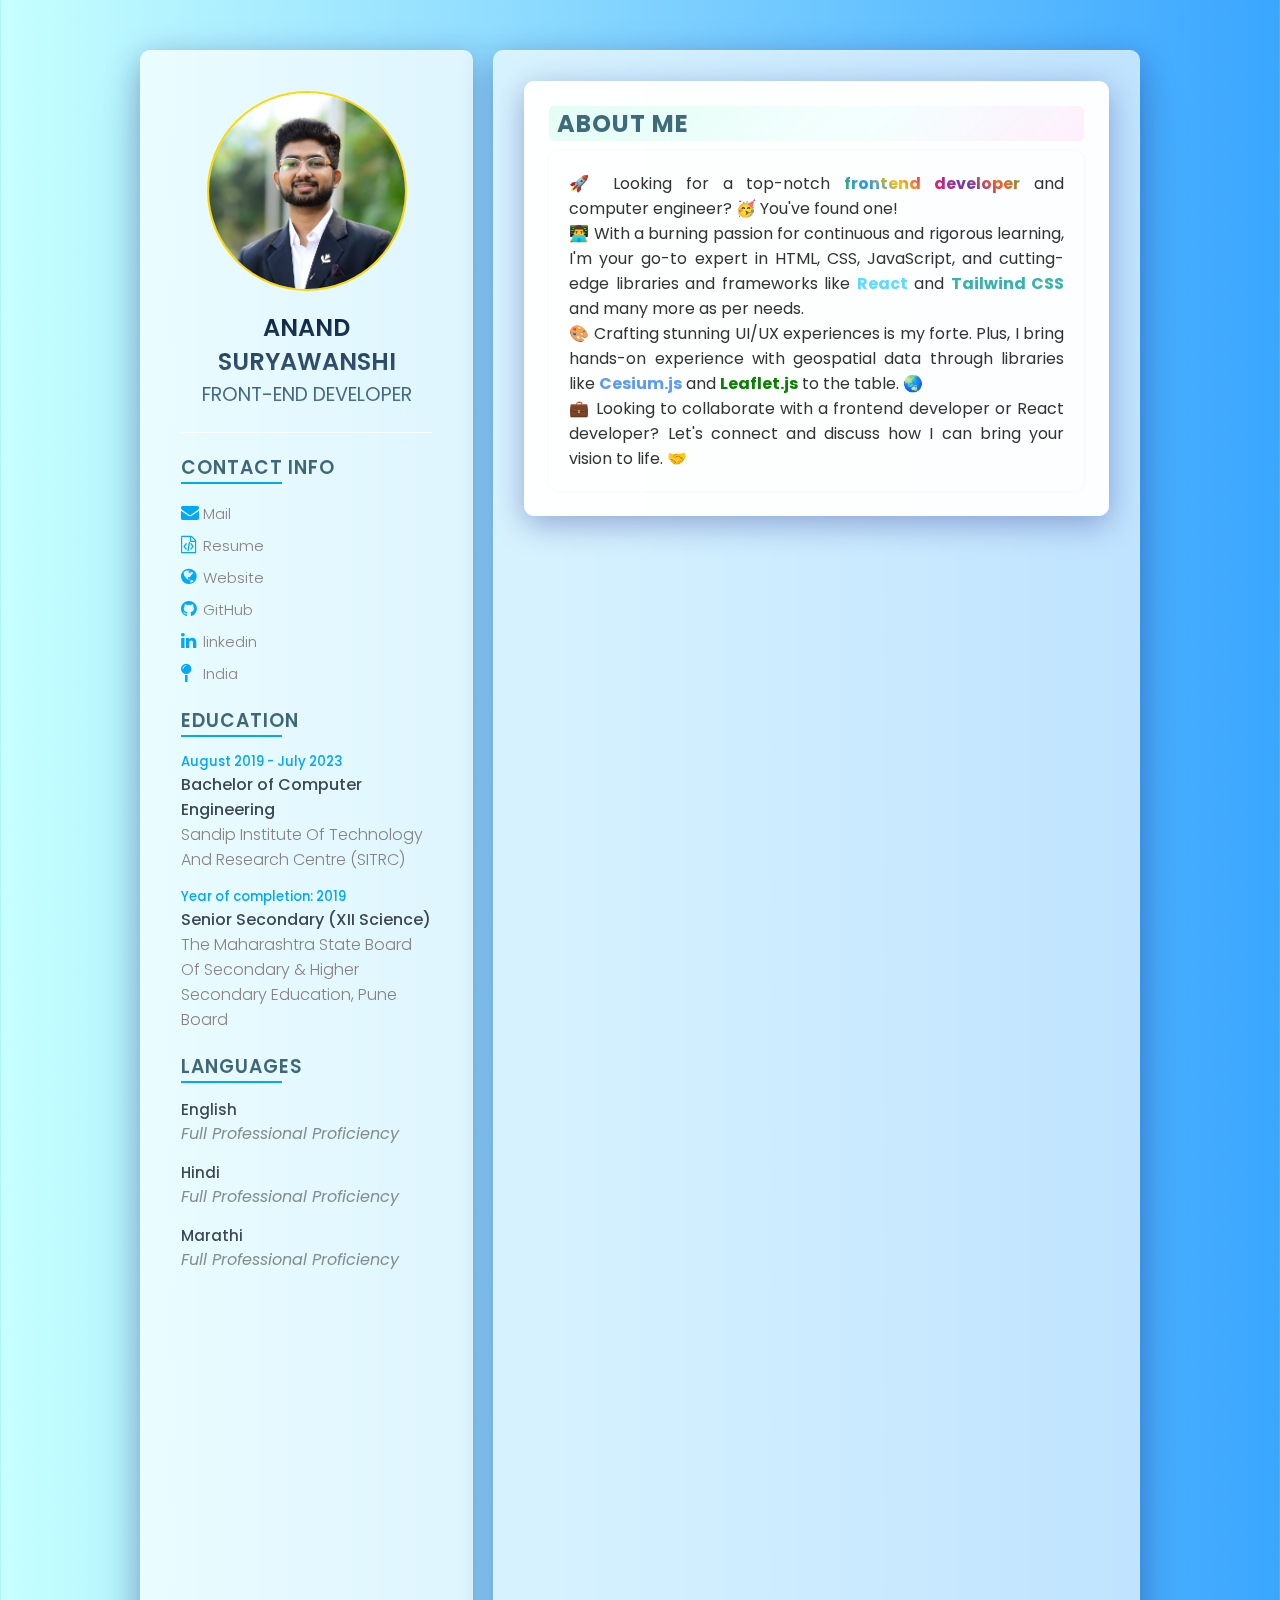
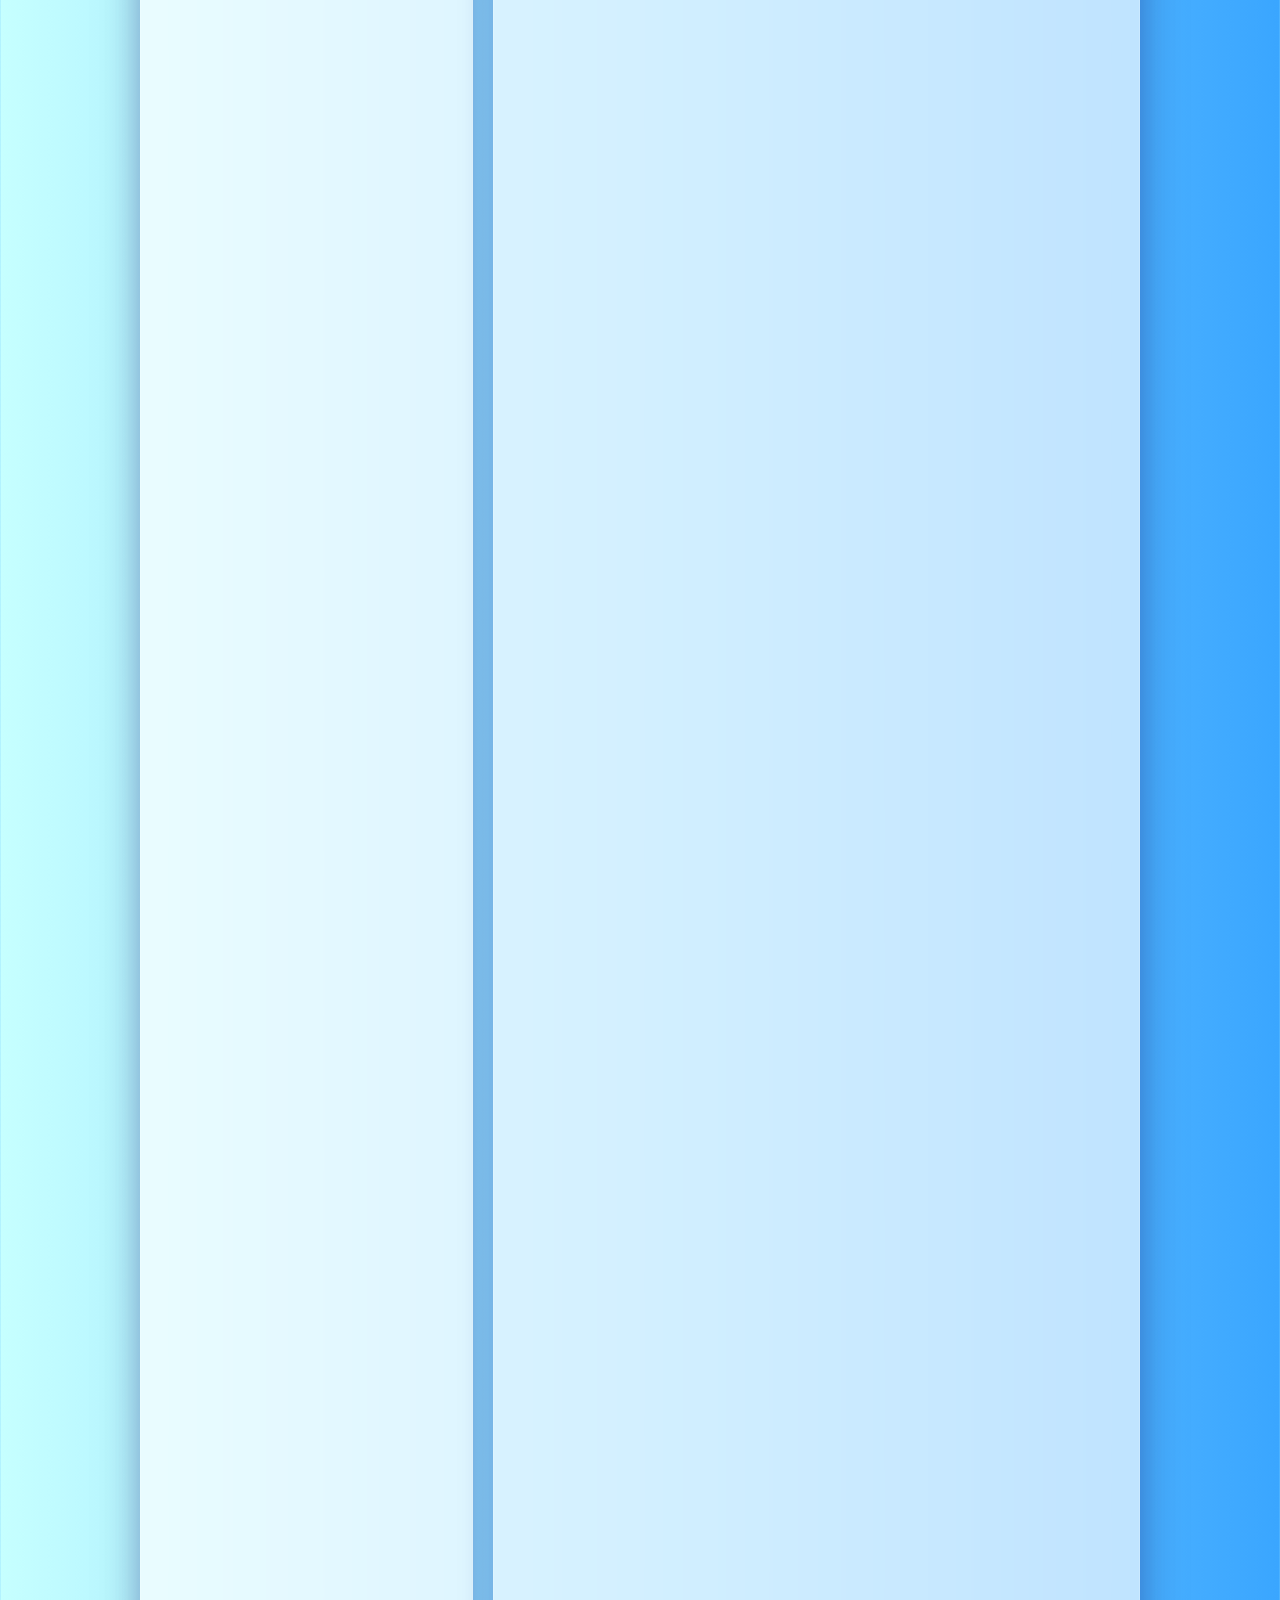
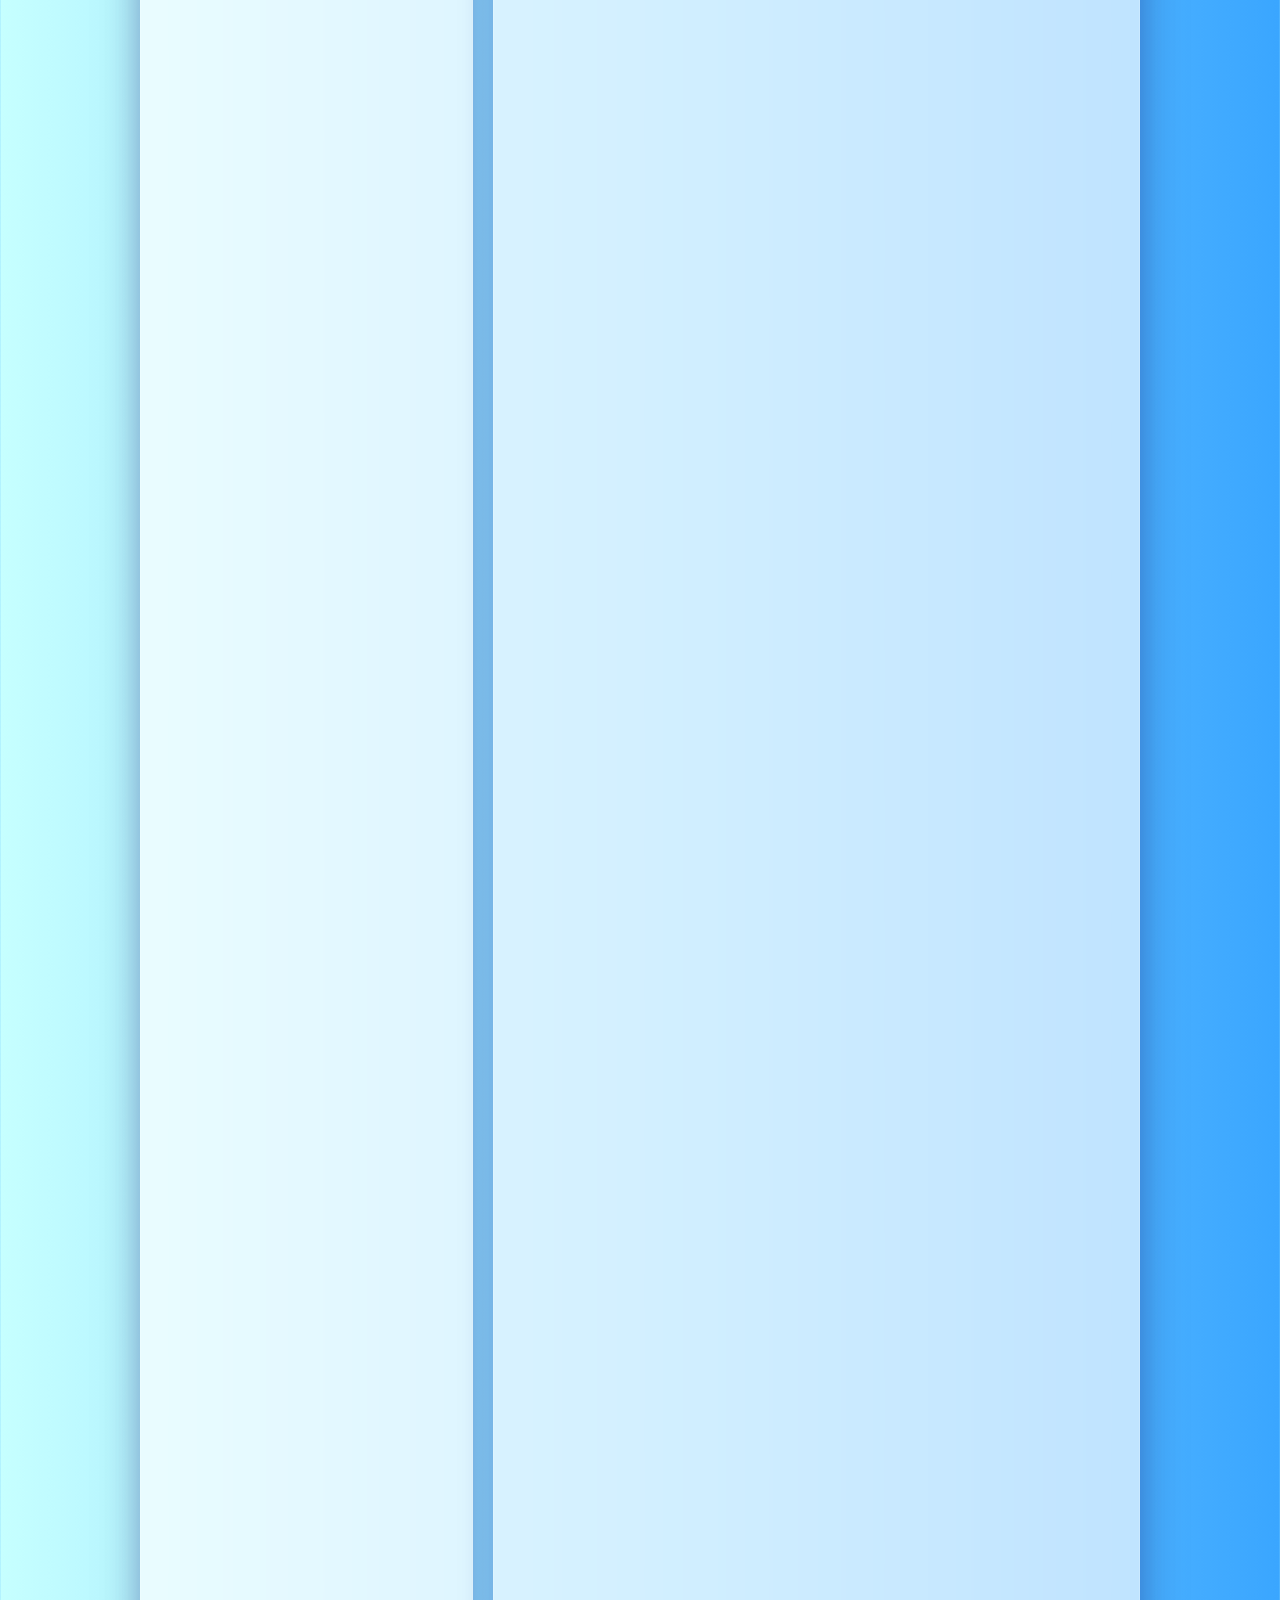
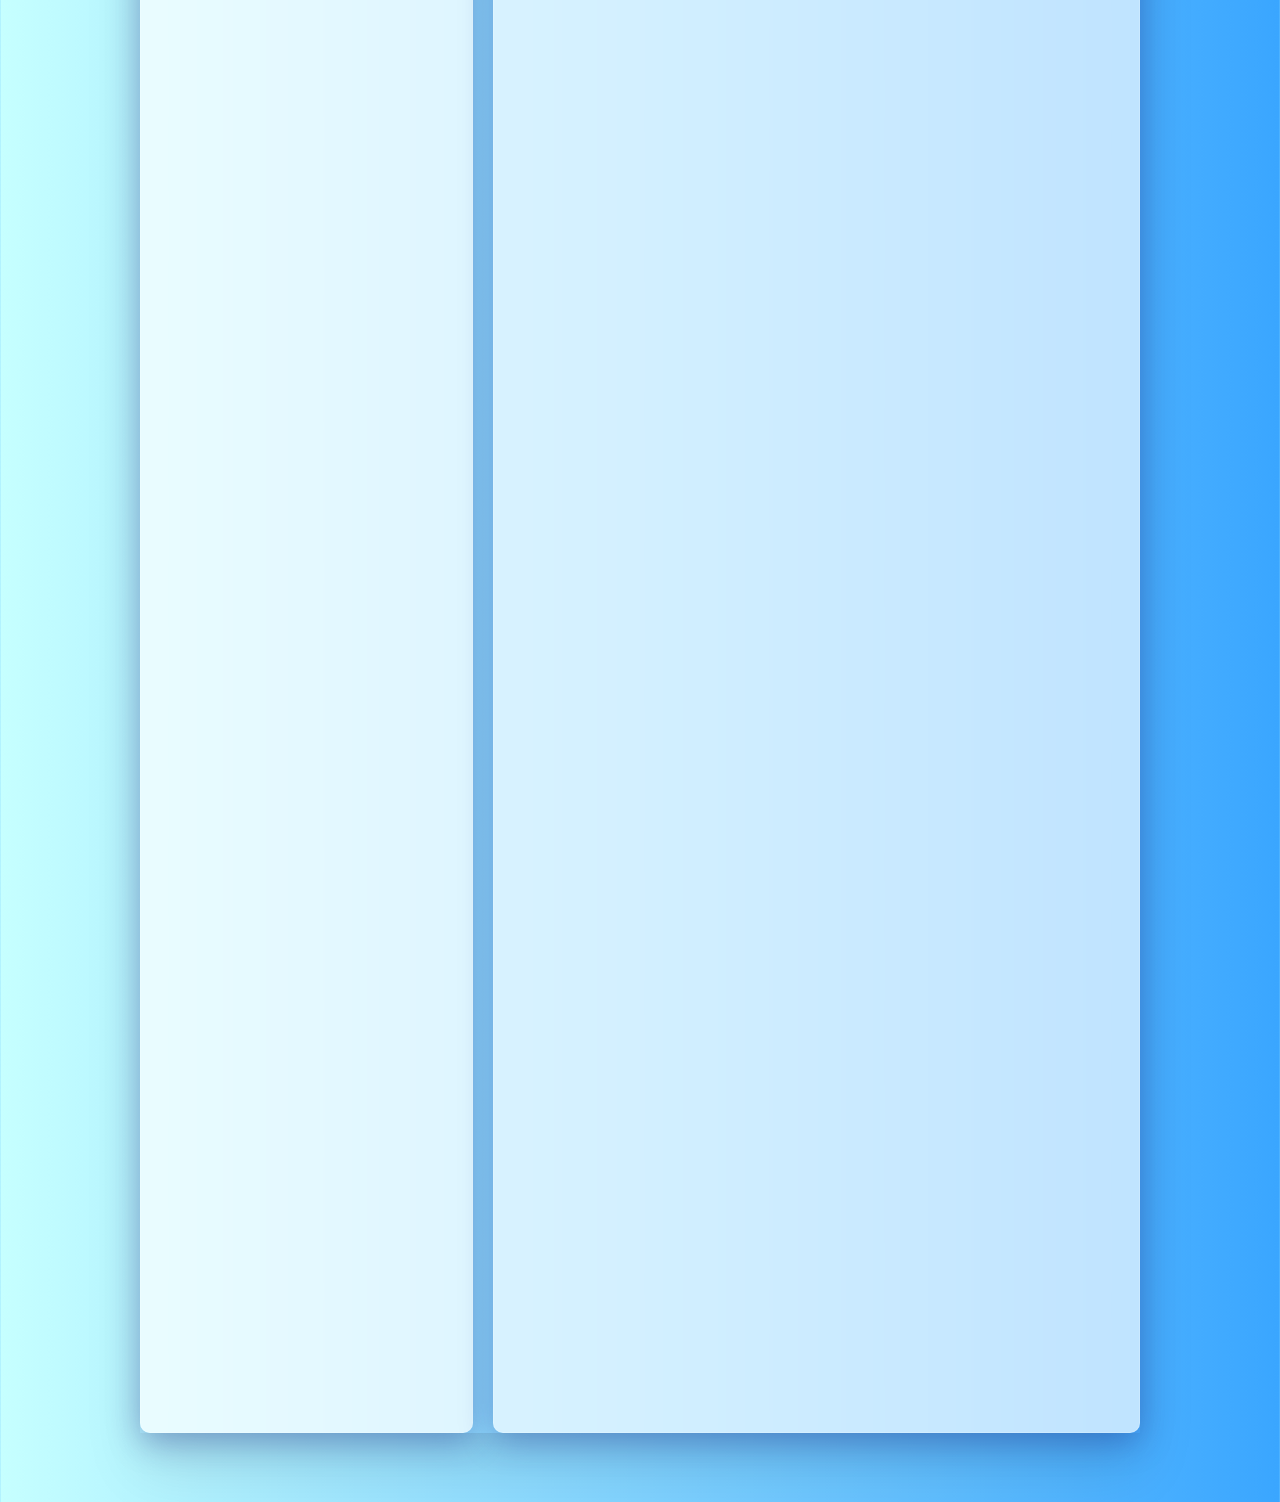
<file: index.html>
<!DOCTYPE html>
<html lang="en">

<head>
  <!-- ===== meta info ===== -->

  <meta charset="UTF-8" />
  <meta http-equiv="X-UA-Compatible" content="IE=edge" />
  <meta name="viewport" content="width=device-width, initial-scale=1.0" />
  <title>Anand Suryawanshi : Frontend developer</title>
  <!-- ====== meta section ====== -->
  <meta name="description" content="I'm Anand suryawanshi , Are you looking for a top-notch frontend developer and
    computer engineer?
    You've found one! #AnandSuryawanshi">
  <meta name="robots" content="index,follow">
  <link rel="stylesheet" href="style.css" />
  <link rel="stylesheet" href="https://cdnjs.cloudflare.com/ajax/libs/font-awesome/4.7.0/css/font-awesome.css"
    integrity="sha512-5A8nwdMOWrSz20fDsjczgUidUBR8liPYU+WymTZP1lmY9G6Oc7HlZv156XqnsgNUzTyMefFTcsFH/tnJE/+xBg=="
    crossorigin="anonymous" referrerpolicy="no-referrer" />
  <link rel="shortcut icon" href="images/letter-a.png" type="image/x-icon">
  <link rel="stylesheet" href="https://unpkg.com/aos@next/dist/aos.css" />
  <!-- Google tag (gtag.js) -->
  <script async src="https://www.googletagmanager.com/gtag/js?id=G-VWVMBY2PXT"></script>
  <script>
    window.dataLayer = window.dataLayer || [];
    function gtag() { dataLayer.push(arguments); }
    gtag('js', new Date());

    gtag('config', 'G-VWVMBY2PXT');
  </script>
</head>

<body>

  <div class="container">

    <div class="left_side">
      <!-- <div class="download_icon "><a href="pdf/Anand-Suryawanshi_frontend_developer_react_cesium.pdf"
          target="_blank"><img src="images/icons8-download-60.png" /></a> </div> -->
      <div class="profileText">
        <div class="imgBx">
          <img src="images/square-profile-pic.jpg" alt="Anand suryawanshi CV profile picture." />
        </div>
        <h2 class="main-title">
          Anand Suryawanshi <br />
          <p style="color: black; font-size: 0.8em;
          font-weight: 400;" class=" ">Front-end Developer</p>
        </h2>
      </div>
      <div class="contactInfo">
        <h3 class="title">Contact Info</h3>
        <hr class="title_underline" />

        <ul>
          <li>
            <span class="icon"><i class="fa fa-envelope" aria-hidden="true"></i></span>
            <span class="text mail"><a href="mailto:Anandsuryawanshi66@gmail.com">Mail</a></span>
          </li>
          <li>
            <span class="icon"><i class="fa fa-file-code-o" aria-hidden="true"></i></span>
            <span class="text"><a href="https://drive.google.com/file/d/1MuCL8aNRkBvEJTc2OKzahVeF8fiQNIfv/view"
                target="_blank" rel="noopener noreferrer">Resume</a></span>
          </li>
          <li>
            <span class="icon"><i class="fa fa-globe" aria-hidden="true"></i></span>
            <span class="text"><a href="https://anandsuryawanshi.in/" target="_blank"
                rel="noopener noreferrer">Website</a></span>
          </li>
          <li>
            <span class="icon"><i class="fa fa-github" aria-hidden="true"></i></span>
            <span class="text"><a href="https://github.com/aanand10" target="_blank"
                rel="noopener noreferrer">GitHub</a>
            </span>
          </li>
          <li>
            <span class="icon"><i class="fa fa-linkedin" aria-hidden="true"></i></span>
            <span class="text"><a href="https://www.linkedin.com/in/anand-suryawanshi-532a87155/" target="_blank"
                rel="noopener noreferrer">linkedin</a></span>
          </li>
          <!-- <li>
            <span class="icon"><i class="fa fa-file-text" aria-hidden="true"></i></span>
            <span class="text"><a href="https://onlyanand10.github.io/Digital_CV/" target="_blank"
                rel="noopener noreferrer">Resume</a></span>
          </li> -->
          <li>
            <span class="icon"><i class="fa fa-map-pin" aria-hidden="true"></i>
            </span>
            <span class="text">India</span>
          </li>
        </ul>
      </div>
      <div class="contactInfo Education">
        <h3 class="title">Education</h3>
        <hr class="title_underline" />
        <ul>
          <li>
            <h5>August 2019 - July 2023</h5>
            <h4 class="subtitle-text"> Bachelor of Computer Engineering</h4>
            <h4>
              Sandip Institute Of Technology And Research Centre (SITRC)
            </h4>
          </li>
          <li>
            <h5>Year of completion: 2019</h5>
            <h4 class="subtitle-text">Senior Secondary (XII Science)</h4>
            <h4>
              The Maharashtra State Board Of Secondary & Higher Secondary
              Education, Pune Board
            </h4>
          </li>

        </ul>
      </div>

      <!-- ^ languages section  -->
      <div class="contactInfo Education language">
        <h3 class="title">Languages</h3>
        <hr class="title_underline" />
        <ul>
          <li>
            <span class="text subtitle-text">English</span>
            <p class="lang--desc">
              <i>Full Professional Proficiency</i>

            </p>
          </li>
          <li>
            <span class="text subtitle-text">Hindi</span>
            <p class="lang--desc">
              <i>Full Professional Proficiency</i>

            </p>
          </li>
          <li>
            <span class="text subtitle-text">Marathi</span>
            <p class="lang--desc">
              <i>Full Professional Proficiency</i>

            </p>
          </li>
        </ul>
      </div>

      <!-- <div class=" intrest forPc">
        <h3 class="title subtitle-text">Interest</h3>
        <hr class="title_underline about_title_underline" />
        <ul>
          <li>
            <i class="fa fa-laptop" aria-hidden="true"></i> Coding
          </li>
          <li><i class="fa fa-gear" aria-hidden="true"></i> Technical </li>
          <li><i class="fa fa-camera" aria-hidden="true"></i> Making Videos on YT</li>
          <li>
            <i class="fa fa-headphones" aria-hidden="true"></i>
            Exploring Gadgets
          </li>
        </ul>
      </div> -->


    </div>
    <!-- right side starts here  -->
    <!-- ==================== About section ======================== -->
    <div class="right_side">
      <div class="about" data-aos="fade-up" data-aos-anchor-placement="top-center" ata-aos-offset="10"
        data-aos-duration="800">
        <h2 class="title2">About Me</h2>
        <!-- <hr class="title_underline about_title_underline" /> -->
        <div
          style=" padding: 20px; border-radius: 10px; box-shadow: 0 0 5px rgba(0, 0, 0, 0.044); text-align: justify; ">
          <p>
            🚀 Looking for a top-notch <span class="styled-text">frontend developer</span> and
            computer engineer?
            🥳 You've found one!
          </p>
          <p>
            👨‍💻 With a
            burning passion for continuous and rigorous learning, I'm your go-to expert in HTML, CSS,
            JavaScript, and cutting-edge libraries and frameworks like
            <b style="color: #61DBFB;">React</b> and <b style="color: #38B2AC;">Tailwind CSS</b> and many more as per
            needs.
          </p>
          <p>
            🎨 Crafting stunning UI/UX experiences is my forte. Plus, I bring hands-on experience with geospatial data
            through libraries like <b style="color: #5d9bf7;">Cesium.js</b> and <b
              style="color: #0c7f04;">Leaflet.js</b> to the table. 🌏
          </p>
          <p>
            💼 Looking to collaborate with a frontend developer or React developer? Let's connect and discuss how I can
            bring your vision to life. 🤝
          </p>
        </div>

      </div>
      <!-- ======================= skills section =========================== -->
      <div class="about skills" data-aos="fade-up" data-aos-anchor-placement="top-center" ata-aos-offset="3"
        data-aos-duration="800">
        <h2 class="title2">Skills</h2>
        <!-- <hr class="title_underline about_title_underline" /> -->
        <div class="skills--names">
          <h4>JavaScript</h4>
          <h4>TypeScript</h4>
          <h4>HTML</h4>
          <h4>CSS</h4>
          <h4>Markdown</h4>
          <h4>React.js</h4>
          <h4>Redux</h4>
          <h4>Node.js</h4>
          <h4>Express.js</h4>
          <h4>TailwindCSS</h4>
          <h4>SASS</h4>
          <h4>Leaflet.js</h4>
          <h4>Cesium.js</h4>
          <h4>AWS Amplify</h4>
          <h4>AWS SDK</h4>
          <h4>S3</h4>
          <h4>DynamoDB</h4>
          <h4>MUI</h4>
          <h4>Tanstack Query</h4>
          <h4>Potree</h4>
          <h4>Puppeteer</h4>
          <h4>11ty</h4>
          <h4>Git</h4>
          <h4>Bitbucket</h4>
          <h4>Jira</h4>
          <h4>Confluence</h4>
          <h4>Figma</h4>
          <h4>Postman</h4>
        </div>


      </div>
      <!-- ============= work experience ===============  -->
      <div class="about internship work-exp" data-aos="fade-up" data-aos-anchor-placement="top-center"
        ata-aos-offset="10" data-aos-duration="800">
        <h2 class="title2">Work Experience</h2>
        <!-- <hr class="title_underline about_title_underline" /> -->
        <div class="box">
          <!-- Experience  2 : indrones  -->
          <div class="project_box">
            <div class="year_company ">

              <h5>May 2023 - Present </h5>
              <h3 class="subtitle-text">Front-end <br /> Developer</h3>
            </div>
            <div class="text">
              <h4 class="project_link">
                Indrones
              </h4>

              <div>
                <p class="job-description">
                  I am currently working as a Frontend Developer at Indrones.com, where I continue to be actively
                  involved in various exciting projects. In my role, I am responsible for:
                </p>
                <ul class="job-highlights">
                  <li style="list-style-position: inside;">
                    Collaborating with cross-functional teams to design and develop user-friendly web applications.
                  </li>
                  <li style="list-style-position: inside;">
                    Leading UI/UX efforts to create intuitive and visually appealing interfaces for our users.
                  </li>
                  <li style="list-style-position: inside;">
                    Contributing significantly to the success of Indrones.com through my dedicated work and innovative
                    solutions.
                  </li>
                  <li style="list-style-position: inside;">
                    Working with cutting-edge technologies, including React, Cesium.js, and Tailwind CSS, to build
                    responsive and efficient web applications.
                  </li>
                  <li style="list-style-position: inside;">
                    Utilizing my expertise in handling geospatial data to enhance our geospatial applications,
                    providing users with seamless navigation and data visualization.
                  </li>
                  <li style="list-style-position: inside;">
                    Architected end-to-end products, achieving a 30% improvement in 2D and 3D geospatial data
                    visualization
                    and a 25% reduction in processing time through advanced client-side optimizations. Enhanced user
                    engagement
                    by 50% through customized UI/UX strategies, delivering impactful and scalable solutions.
                  </li>
                </ul>

                <h4 class="" style="margin: 1rem 0; ">Projects</h4>

                <ul class="projects">
                  <li>
                    <strong>1. Geospatial Data Visualization, Analytics & Tooling</strong> (React.js, Node.js, AWS)
                    <ul>
                      <li>Developed 2D and 3D geospatial visualizations and analytics tools, increasing client
                        interactions by 40%.</li>
                      <li>Optimized performance using advanced React techniques, reducing rendering and load times by
                        40%.</li>
                      <li>Implemented PDF report generation with Node.js and Puppeteer, saving clients 200+ hours.</li>
                      <li>Deployed a point cloud visualization and analytics app on AWS Amplify, serving data via S3 and
                        CloudFront.</li>
                      <li>Built POCs of 3D data visualization applications using libraries like Three.js and Potree.
                      </li>
                      <li>Authored technical documentation for internal teams and user manuals for clients.</li>
                    </ul>
                  </li>

                  <li>
                    <strong>2. Geospatial Data Processing</strong> (React.js, Figma)
                    <ul>
                      <li>Created a reusable design system, cutting development time by 30%.</li>
                      <li>Independently built and designed the front-end, taking it from storyboard and Figma design to
                        a scalable React application.</li>
                      <li>Led UI/UX design, improving user engagement by 40%.</li>
                    </ul>
                  </li>

                  <li>
                    <strong>3. Reporting Application</strong> (React.js, AWS SDK, Node.js)
                    <ul>
                      <li>Constructed a production-grade application within a 4-hour sprint.</li>
                      <li>Created table visualizations by fetching and parsing large data from AWS S3, resulting in
                        streamlined data analysis and comprehensive reporting using Node.js and Puppeteer.</li>
                    </ul>
                  </li>

                  <li>
                    <strong>4. Documentation Application</strong> (11ty, Markdown, AWS)
                    <ul>
                      <li>Developed a static site generator for user manuals, reducing manual work by 40% and improving
                        accessibility by 60%.</li>
                      <li>Created Nunjucks templates and formatted markdown files, saving fellow developers 70% of their
                        time and enhancing the efficiency of future document delivery.</li>
                    </ul>
                  </li>

                  <li>
                    <strong>5. Company Website</strong> (HTML, CSS, JS)
                    <ul>
                      <li>Redesigned company website, resulting in a 300ms improvement in page loading time.</li>
                      <li>Designed and implemented a blog with a focus on SEO and responsiveness, enhancing content
                        visibility and user engagement.</li>
                    </ul>
                  </li>
                </ul>
              </div>


            </div>
          </div>
          <!-- Experience  1 : sorted-->
          <div class="project_box">
            <div class="year_company ">
              <h5>Apr 2021 - Mar 2023 </h5>
              <h3 class="subtitle-text">Front-end Developer</h3>
            </div>
            <div class="text">
              <h4 class="project_link">
                Sort-ed.in
              </h4>
              <ul>
                <li style="list-style-position: inside;">Contributed to the design of the landing page and form sections
                  of the website.</li>
                <li style="list-style-position: inside;">Developed the entire website with a focus on code reusability.
                </li>
                <li style="list-style-position: inside;">Ensured full mobile responsiveness and optimized the site for
                  different devices.</li>
                <li style="list-style-position: inside;">Mentored junior front-end developers, supporting their learning
                  and onboarding process.</li>

              </ul>
              <!-- <span class="text"><a
                 href="https://drive.google.com/file/d/1FW6N1w_3Em_awm6-1HQcdBt5DRwRcWnS/view?usp=sharing"
                 target="_blank" rel="noopener noreferrer" style="font-weight: 600; font-size: 15px;">Internship
                 Certificate</a></span> -->
            </div>
          </div>
        </div>
      </div>

      <!-- Blogs  -->
      <div class="about internship" data-aos="fade-up" data-aos-anchor-placement="top-center" ata-aos-offset="10"
        data-aos-duration="800">
        <h2 class="title2">Blog</h2>
        <!-- <hr class="title_underline about_title_underline" /> -->
        <div class="box">
          <!-- blog 2  -->
          <div class="project_box latest_blog  ">

            <div class="ribbion">
              <svg xmlns="http://www.w3.org/2000/svg" height="24px" viewBox="0 0 24 24" width="24px" fill="#CBC3E3">
                <path d="M0 0h24v24H0z" fill="none" />
                <path d="M17 3H7c-1.1 0-1.99.9-1.99 2L5 21l7-3 7 3V5c0-1.1-.9-2-2-2z" />
              </svg>

            </div>

            <div class="year_company">
              <h5>Jan 2024</h5>
              <h3 class="subtitle-text"> Git</h3>
            </div>
            <div class="text">
              <h4 class="project_link">
                Medium
              </h4>
              <p>
                Your git commit message will say everything.
              </p>
              <span class="text"><a
                  href="https://medium.com/@anandsuryawanshi66/your-git-commit-message-will-say-everything-b72e47b1760e"
                  target="_blank" rel="noopener noreferrer" style="font-weight: 600; font-size: 15px;">🔗Link</a></span>
            </div>
          </div>
          <!-- blog 1 -->
          <div class="project_box">
            <div class="year_company">
              <h5>Oct 2022</h5>
              <h3 class="subtitle-text">Java </h3>
            </div>
            <div class="text">
              <h4 class="project_link">
                Hashnode
              </h4>
              <p>
                JAVA Bootcamp by Anand (Code + Handwritten notes)
              </p>
              <span class="text"><a
                  href="https://anandsuryawanshi.hashnode.dev/java-bootcamp-by-anand-code-handwritten-notes"
                  target="_blank" rel="noopener noreferrer" style="font-weight: 600; font-size: 15px;">🔗Link</a></span>
            </div>
          </div>

        </div>
      </div>

      <!-- internships  -->
      <div class="about internship" data-aos="fade-up" data-aos-anchor-placement="top-center" ata-aos-offset="10"
        data-aos-duration="800">
        <h2 class="title2">Internships</h2>
        <!-- <hr class="title_underline about_title_underline" /> -->
        <div class="box">
          <!-- letsGrowMore internship  -->
          <div class="project_box">
            <div class="year_company">
              <h5>Mar 2022 - Apr 2022</h5>
              <h3 class="subtitle-text">LetsGrowMore</h3>
            </div>
            <div class="text">
              <h4 class="project_link">
                Web Developer
              </h4>
              <p>
                Completed some project based tasks.
              </p>
              <span class="text"><a
                  href="https://drive.google.com/file/d/1lNivSBk3PXgFY9s4mNqacFB9YnLIloQ7/view?usp=sharing"
                  target="_blank" rel="noopener noreferrer" style="font-weight: 600; font-size: 15px;">Internship
                  Certificate</a></span>
            </div>
          </div>
          <!-- Ethical private ltd internship  -->
          <div class="project_box">
            <div class="year_company">
              <h5>Feb 2022 - Mar 2022</h5>
              <h3 class="subtitle-text">Ethical PVT LTD</h3>
            </div>
            <div class="text">
              <h4 class="project_link">
                Front-end Developer
              </h4>
              <p>
                Worked as web developer. Contributed in wordpress website project.
              </p>
              <!-- <span class="text"><a
                  href="https://drive.google.com/file/d/1dI30V18roFlbGBm_MeyE9LNGXMpyG18F/view?usp=sharing"
                  target="_blank" rel="noopener noreferrer" style="font-weight: 600; font-size: 15px;">Internship
                  Certificate</a></span> -->
            </div>
          </div>
          <!-- ESPOtech internship  -->
          <div class="project_box">
            <div class="year_company">
              <h5>Feb 2022 - Apr 2022</h5>
              <h3 class="subtitle-text">ESPOTECH </h3>
            </div>
            <div class="text">
              <h4 class="project_link">
                Front-end Developer
              </h4>
              <p>
                Worked as a front-end developer. Created various web templates.
              </p>
              <!-- <span class="text"><a
                  href="https://drive.google.com/file/d/1dI30V18roFlbGBm_MeyE9LNGXMpyG18F/view?usp=sharing"
                  target="_blank" rel="noopener noreferrer" style="font-weight: 600; font-size: 15px;">Internship
                  Certificate</a></span> -->
            </div>
          </div>

          <!--  grapevine -->
          <div class="project_box">
            <div class="year_company">
              <h5>Apr 2020 - May 2021</h5>
              <h3 class="subtitle-text">Grapevine</h3>
            </div>
            <div class="text">
              <h4 class="project_link">
                Campus Ambassador
              </h4>
              <p>
                Here in this program, I have learned teamwork skills and some different tasks.
              </p>
              <span class="text"><a
                  href="https://drive.google.com/file/d/1dI30V18roFlbGBm_MeyE9LNGXMpyG18F/view?usp=sharing"
                  target="_blank" rel="noopener noreferrer" style="font-weight: 600; font-size: 15px;">Internship
                  Certificate</a></span>
            </div>
          </div>
          <!-- Woovly  -->
          <div class="project_box">
            <div class="year_company date">
              <h5>Feb 2020 - Jul 2020</h5>
              <h3 class="subtitle-text">Woovly</h3>
            </div>
            <div class="text">
              <h4 class="project_link">
                Campus Ambassador
              </h4>
              <p>
                Here in this program, I have learned teamwork skills, how startup works in their
                initial stage, and some different tasks.
              </p>
              <span class="text"><a
                  href="https://drive.google.com/file/d/1CBYlgipXUZFJhlD37LciRdHiZJJCAMWi/view?usp=sharing"
                  target="_blank" rel="noopener noreferrer" style="font-weight: 600; font-size: 15px;">Internship
                  Certificate</a></span>
            </div>
          </div>

          <!-- Viacom18 -->
          <div class="project_box">
            <div class="year_company ">
              <h5>Sep 2019 - Feb 2020</h5>
              <h3 class="subtitle-text">Viacom18</h3>
            </div>
            <div class="text">
              <h4 class="project_link">
                Campus Inc.
              </h4>
              <p>
                In this internship I have learned team work and how to perform tasks.
              </p>
              <span class="text"><a
                  href="https://drive.google.com/file/d/1FW6N1w_3Em_awm6-1HQcdBt5DRwRcWnS/view?usp=sharing"
                  target="_blank" rel="noopener noreferrer" style="font-weight: 600; font-size: 15px;">Internship
                  Certificate</a></span>
            </div>
          </div>
        </div>
      </div>
      <!-- =============== project section ============== -->
      <div class="about project" data-aos="fade-up" data-aos-anchor-placement="top-center" ata-aos-offset="10"
        data-aos-duration="800">
        <h2 class="title2">Projects</h2>
        <!-- <hr class="title_underline about_title_underline" /> -->
        <div class="box">
          <!-- most resent  -->
          <div class="project_box">
            <div class="year_company">
              <h5>Most resent</h5>
              <h3 class="subtitle-text">MovieBox</h3>
            </div>
            <div class="text">
              <h4 class="project_link">
                <a href="https://bosleo.vercel.app/">Visit site</a>
              </h4>
              <p>
                Converted a template design given to me using technologies like HTML, CSS , Javascript , React.js ,
                TailwindCss and hosted using vercel.
              </p>
            </div>
          </div>
          <!-- PROJECT 1 -->
          <div class="project_box">
            <div class="year_company">
              <h5>Project No.1</h5>
              <h3 class="subtitle-text">Digital menu card </h3>
            </div>
            <div class="text">
              <h4 class="project_link">
                <a href="https://eatsy10.web.app/rainbow">Visit site</a>
              </h4>
              <p>
                In this project, I have converted traditional menu card to a digital menu card using technologies like
                React , html, css , js , github and firebase .
              </p>
            </div>
          </div>
          <!-- PROJECT 2 -->

          <div class="project_box">
            <div class="year_company">
              <h5>Project No.2</h5>
              <h3 class="subtitle-text">Landing page & Pre-register , Early access website</h3>
            </div>
            <div class="text">
              <h4 class="project_link">
                <a href="https://sort-ed.in/">Visit site</a>
              </h4>
              <p>
                In this project, I have worked on landing page and form pages with fully responsive website . I have
                used HTML5, CSS3, JavaScript,
                GitHub.
              </p>
            </div>
          </div>
          <!-- PROJECT 3 -->
          <div class="project_box">
            <div class="year_company">
              <h5>Project No.3</h5>
              <h3 class="subtitle-text">Amazon Affiliate Store</h3>
            </div>
            <div class="text">
              <h4 class="project_link">
                <a href="https://aanand10.github.io/sastidukan/">Visit site</a>
              </h4>
              <p>
                In this project, I have worked on store front having various products. I have used HTML5,
                CSS3, JavaScript, GitHub.
              </p>
            </div>
          </div>
          <!-- PROJECT 4-->
          <div class="project_box">
            <div class="year_company">
              <h5>Project No.4</h5>
              <h3 class="subtitle-text">Student side Dashboard </h3>
            </div>
            <div class="text">
              <h4 class="project_link">
                <a href="https://aanand10.github.io/student_dashboard/dashboard.html">Visit site</a>
              </h4>
              <p>
                Build a fully responsive student side dashboard from a scratch each line is coded by me using
                technologies like HTML, CSS and hosted on GitHub.

              </p>
            </div>
          </div>

          <!-- view more  -->
          <div class="project_box ">
            <!-- <div class="year_company">
              <h5><a class="more-project-link" href="https://github.com/onlyanand10?tab=repositories" target="_blank" >View More projects <i
                    class="fa fa-arrow-circle-right" aria-hidden="true"></i></a> </h5>
              
            </div> -->
            <form action="https://github.com/onlyanand10?tab=repositories" method="get" target="_blank">
              <button type="submit" class="cta">
                <span class="hover-underline-animation"> More Projects </span>
                <svg id="arrow-horizontal" xmlns="http://www.w3.org/2000/svg" width="30" height="10"
                  viewBox="0 0 46 16">
                  <path id="Path_10" data-name="Path 10"
                    d="M8,0,6.545,1.455l5.506,5.506H-30V9.039H12.052L6.545,14.545,8,16l8-8Z" transform="translate(30)">
                  </path>
                </svg>
              </button>
            </form>
          </div>
        </div>
      </div>

      <!-- Youtube Live section  -->
      <div class="about project" data-aos="fade-up" data-aos-anchor-placement="top-bottom" ata-aos-offset="10"
        data-aos-duration="800">
        <h2 class="title2 yt-live-txt">Youtube Live Sessions</h2>
        <!-- <hr class="title_underline about_title_underline" /> -->
        <div class="box">
          <!-- first vdo  -->
          <div class="project_box">
            <div class="year_company">
              <h5>Most resent</h5>
              <h4 class="subtitle-text">Personal Portfolio Website Using HTML CSS | Code to Deployment | Portfolio</h4>
            </div>
            <div class="text">
              <h4 class="project_link">
                <div className="bn40div">
                  <a class="bn40" href="https://www.youtube.com/watch?v=qfR4pVplVfY">Watch Now</a>
                </div>

              </h4>
              <p>
                Successfully took <b>a beginner's friendly 2 hours long Live session on YouTube for who want to learn
                  web development.</b>
                Where I taught how to make their portfolio website from coding using HTML and CSS, and deploying it on
                GitHub.
              </p>
            </div>

          </div>


        </div>
      </div>


      <!-- interest for mobile screen  -->
      <!-- <div class="about intrest forMobile" data-aos="fade-up" data-aos-anchor-placement="bottom-bottom"
        data-aos-duration="800">
        <h2 class="title2">Interest</h2>
        <ul>
          <li>
            <i class="fa fa-laptop" aria-hidden="true"></i> Coding
          </li>
          <li><i class="fa fa-gear" aria-hidden="true"></i> Technical </li>
          <li><i class="fa fa-camera" aria-hidden="true"></i> Making Videos on YT</li>
          <li>
            <i class="fa fa-headphones" aria-hidden="true"></i>
            Exploring Gadgets
          </li>
        </ul>
      </div> -->

    </div>

    <!-- script  -->
    <script src="https://unpkg.com/aos@next/dist/aos.js"></script>
    <script>
      AOS.init();
    </script>
</body>

</html>
</file>
<file: style.css>
/* =========== font links =========== */
@import url("https://fonts.googleapis.com/css2?family=Poppins:wght@200;300;400;500;600;700;800&display=swap");

/* =========== Root Styles =========== */
:root {
  --title-color: #00344cba;
  --subtitle-color: #3e4756;
  /* --normaltext-color: ;
  --smalltext-color: ; */
}
html {
  scroll-behavior: smooth;
}
* {
  margin: 0;
  padding: 0;
  box-sizing: border-box;
  font-family: "Poppins", sans-serif;
}
a {
  /* color: inherit; */
  text-decoration: none;
}
.subtitle-text {
  color: #3e4756 !important;
  font-weight: 600;
}
/* this is title section  */
.title {
  text-transform: uppercase;
  font-weight: 600;
  letter-spacing: 1px;
  margin: 20px 0;
  color: rgba(0, 49, 71, 0.729);
}
body {
  /* background: lightblue; */
  background: lightblue; /* fallback for old browsers */
  background: -webkit-linear-gradient(
    to right,
    #c6ffff,
    #3aa6ff
  ); /* Chrome 10-25, Safari 5.1-6 */
  background: linear-gradient(to right, #c6ffff, #3aa6ff);
  /* W3C, IE 10+/ Edge, Firefox 16+, Chrome 26+, Opera 12+, Safari 7+ */

  display: flex;
  justify-content: center;
  align-items: center;
  min-height: 100vh;
  /* width: 100%; */
}

.container {
  position: relative;
  /* width: 100%; */
  max-width: 1000px;
  /* max-width: min(100px, 90%); */
  min-height: 1000px;
  /* background: #fff; */
  display: grid;
  grid-template-columns: 1fr 2fr;
  box-shadow: 0 35px 55px rgba(0, 0, 0, 0.1);
  margin: 50px;
}
.left_side .download_icon {
  position: absolute;
  top: 10px;
  left: 10px;
  width: 33px;
  height: 33px;
  /* background: #03a9f4; */
  z-index: 1;
  display: flex;
  align-items: center;
  justify-content: center;
  border-radius: 5%;
  padding: 2px;
  padding-top: 4px;
}
.left_side .download_icon a img {
  height: 30px;
  position: sticky;
}
.container .left_side {
  position: relative;
  /* background: #003147; */
  color: #4d4ae8;
  padding: 40px;
  background: rgba(255, 255, 255, 0.7);
  box-shadow: 0 8px 32px 0 rgba(31, 38, 135, 0.37);
  backdrop-filter: blur(18.5px);
  -webkit-backdrop-filter: blur(18.5px);
  border-radius: 10px;
  border: 1px solid rgba(255, 255, 255, 0.18);
}
.profileText {
  position: relative;
  display: flex;
  flex-direction: column;
  align-items: center;
  padding-bottom: 20px;
  border-bottom: 1px solid rgba(255, 255, 255, 0.88);
}
.main-title {
  background: -webkit-linear-gradient(#09203f 0%, #537895 100%);
  -webkit-background-clip: text;
  -webkit-text-fill-color: transparent;
}
.profileText .imgBx {
  position: relative;
  width: 200px;
  height: 200px;
  border-radius: 50%;
  overflow: hidden;
  background: white;
  border: 2px solid #ffd700;
}
.profileText .imgBx img {
  position: absolute;
  top: 0;
  left: 0;
  width: 100%;
  height: 100%;
  object-fit: cover;
}

.profileText h2 {
  /* color: #fff; */
  color: #675757bd;
  font-size: 1.5em;
  margin-top: 20px;
  text-transform: uppercase;
  text-align: center;
  font-weight: 600;
  line-height: 1.4em;
}
.profileText h2 span {
  font-size: 0.7em;
  font-weight: 400;
  /* color: #fff;*/
  /* font-family: monospace; */
  overflow: hidden;
  /* Ensures the content is not revealed until the animation */
  /* border-right: 0.15em solid orange; */
  /* The typwriter cursor */
  white-space: nowrap;
  /* Keeps the content on a single line */
  margin: 0 auto;
  /*Gives that scrolling effect as the typing happens */
  letter-spacing: 0.15em;
  /* Adjust as needed */
  /* animation: typing 3.5s steps(30, end), blink-caret 0.5s step-end infinite; */
  color: #030102;
  position: relative;
  top: 50%;
  width: 24em;
  margin: 0 auto;
  /* border-right: 2px solid rgba(255, 255, 255, 0.75); */
  /* font-size: 180%; */
  text-align: center;
  white-space: nowrap;
  overflow: hidden;
  transform: translateY(-50%);
}
.profileText h2 .contactInfo {
  padding-top: 40px;
}

.contactInfo ul {
  position: relative;
}
.contactInfo ul li {
  position: relative;
  list-style: none;
  margin: 5px 0;
  cursor: pointer;
}
.contactInfo ul li .icon {
  display: inline-block;
  width: 18px;
  font-size: 18px;
  color: #03a9f4;
}
.contactInfo ul li .text {
  color: #fff;
  color: #675757bd;
  font-weight: 300;
  font-size: 15px;
}
.contactInfo ul li .text a {
  /* color: #fff; */
  color: #675757bd;
  text-decoration: none;
  text-decoration-color: transparent;
}
/* .contactInfo ul li .text:nth-child(2) {
  text-overflow: clip;
  font-size: 13px;
} */

.contactInfo.Education ul li {
  margin-bottom: 15px;
}
.contactInfo.Education ul li h5 {
  color: #03a9f4;
  font-weight: 500;
}

.contactInfo.Education ul li h4 {
  color: #fff;
  color: #675757bd;
  font-weight: 300;
}
.Education ul li h4:nth-child(2) {
  color: #fff;
  color: #675757bd;
  font-weight: 500;
}
.title_underline {
  width: 40%;
  margin-top: -20px;
  margin-bottom: 15px;
  border: 0px solid transparent;
  border-top: 2px solid #03a9f4;
}
.contactInfo.Education.language ul li {
  /* position: relative; */
  width: 100%;
  /* height: 6px; */
  /* background: gray; */
  display: flex;
  flex-direction: column;
}
.contactInfo.Education.language ul li span {
  font-weight: 500;
}
.contactInfo.Education.language ul li p {
  color: #848c90;
}

/* styling of right side starts here  */

.container .right_side {
  position: relative;
  background: #fff;
  background: rgba(255, 255, 255, 0.65);
  box-shadow: 0 8px 32px 0 rgba(31, 38, 135, 0.37);
  backdrop-filter: blur(18.5px);
  -webkit-backdrop-filter: blur(18.5px);
  border-radius: 10px;
  border: 1px solid rgba(255, 255, 255, 0.18);
  /* padding: 40px; */
  padding: 30px;
  /* margin-top: 30px; */
  margin-left: 20px;
}
.about {
  margin-bottom: 50px;
  background: rgba(255, 255, 255, 0.877);
  box-shadow: 0 8px 32px 0 rgba(31, 38, 135, 0.37);
  backdrop-filter: blur(11px);
  -webkit-backdrop-filter: blur(11px);
  border-radius: 10px;
  border: 1px solid rgba(255, 255, 255, 0.18);
  padding: 1.5rem;
}
.about:last-child {
  margin-bottom: 0;
}
.title2 {
  /*color: #003147;
  */ /*color: rgba(129, 170, 189, 0.729);
  */
  color: rgba(0, 52, 76, 0.73);
  /*background-color: #c9c9ce8c;
  */
  background-image: linear-gradient(
    -225deg,
    #e3fdf5 0%,
    rgba(192, 255, 252, 0.151) 60%,
    rgba(255, 230, 250, 0.63) 100%
  );
  padding-left: 0.5rem;
  border-radius: 5px;
  text-transform: uppercase;
  letter-spacing: 1px;
  margin-bottom: 10px;
  -webkit-border-radius: 5px;
  -moz-border-radius: 5px;
  -ms-border-radius: 5px;
  -o-border-radius: 5px;
}

.title_underline.about_title_underline {
  margin-top: -13px;
  width: 15%;
}
.right_side .about p {
  color: #333;
}
.about .box {
}
.about .box .project_box {
  padding: 5px 8px;
  display: flex;
  flex-direction: row;
  margin: 20px 0;
}
.about .box .project_box.latest_blog:hover {
  box-shadow: 2px 2px 4px white !important;
}
.latest_blog {
  position: relative;
}
.ribbion {
  position: absolute;
  top: 2px;
  right: 2px;
  padding: 2px;
}
.about .box .project_box .year_company {
  min-width: 178px;
}
.about .box .project_box .year_company h5 {
  text-transform: uppercase;
  color: #848c90;
  font-weight: 600;
  padding-top: 3px;
}
.about .box .text .project_box h4 {
  text-transform: uppercase;
  color: #2a7da2;
  font-size: 16px;
  /* font-weight: 500; */
}
.about .box .project_box:nth-child(odd) {
  /* background: #b9b9b925; */
  background-color: #f2faff;
  border-radius: 0.5em;
  /* background-color: #b9b9b9;
  opacity: 0.8;
  background-image: radial-gradient(#ffffff 0.5px, #b9b9b9 0.5px);
  background-size: 10px 10px; */
}
/* .about:hover {
  transform: scale(1.1);
  -webkit-transform: scale(1.1);
  -moz-transform: scale(1.1);
  -ms-transform: scale(1.1);
  -o-transform: scale(1.1);
  background: #000;
  color: white !important;
} */
/*======================= skills section =========================== */
.about.skills {
  /* background-color: ; */
}
.skills .skills--names {
  display: flex;
  width: 100%;
  /* border: 1px solid hotpink; */
  padding: 1em;
  padding-left: 0px;
  align-items: flex-start;
  /* border: 1px solid red; */
  flex-wrap: wrap;
  justify-content: space-evenly;
}
.skills .skills--names h4 {
  color: #1e3b70;
  padding: 0.5em 0.7em;
  margin: 0.5em 0.2em;
  background-color: #3aa6ff;
  background: -webkit-linear-gradient(to right, #c6ffff, #3aa6ff);
  /*Chrome10-25,Safari5.1-6*/
  background: linear-gradient(to right, #38ffff, #368fd8);
  background-color: #29539b;
  background-image: linear-gradient(315deg, #29539b 0%, #1e3b70 74%);
  border-radius: 0.5em;
  -webkit-border-radius: 0.5em;
  -moz-border-radius: 0.5em;
  -ms-border-radius: 0.5em;
  -o-border-radius: 0.5em;
  /* border: 2px solid;
  border-image-slice: 1;
  border-width: 0.2em;
  border-image-source: linear-gradient(to left, #743ad5, #d53a9d); */
  background: rgba(255, 255, 255, 0.4);
  box-shadow: 0 4px 16px 0 rgba(31, 38, 135, 0.19);
  backdrop-filter: blur(11.5px);
  -webkit-backdrop-filter: blur(11.5px);
  border-radius: 10px;
  border: 1px solid rgba(255, 255, 255, 0.952);
}
.skills .skills--names h4:hover {
  background-color: #29539b;
  background-image: linear-gradient(315deg, #29539b 0%, #1e3b70 74%);
  color: #c6ffff;
  transition: 0.4s ease-in;
  -webkit-transition: 0.4s ease-in;
  -moz-transition: 0.4s ease-in;
  -ms-transition: 0.4s ease-in;
  -o-transition: 0.4s ease-in;
  transform: scale(1.1);
  -webkit-transform: scale(1.1);
  -moz-transform: scale(1.1);
  -ms-transform: scale(1.1);
  -o-transform: scale(1.1);
}

/* yt live section  */
.yt-live-txt {
  -webkit-text-stroke: 0.5px #ff000052;
}

/* watch now btn style  */
.bn40 {
  border-radius: 4px;
  font-weight: 600;
  font-size: large;
  padding: 4px 6px;
  padding-left: 0;
  /* color: #fff !important; */
}

.bn40::after {
  max-width: 30%;
  height: 2px;
  display: block;
  content: "";
  background: linear-gradient(-90deg, #ff9100 0%, #f10366 50%, #6173ff 100%);
  opacity: 1;
  margin-bottom: -6px;
  margin-top: 1px;
}

.bn40div {
  display: flex;
}

/*=========== intrest section ============ */

.intrest.forMobile {
  display: none;
}
.intrest ul {
  display: grid;
  grid-template-columns: repeat(4, 1fr);
  color: #fff;
  color: #675757bd;
}
.intrest.forPc {
  background-color: transparent !important;
}
.intrest.forPc ul {
  display: grid;
  grid-template-columns: repeat(1, 1fr);
}
.intrest.forPc ul li .fa {
  margin-right: 10px;
}
.intrest.forPc ul li {
  margin: 7px 0;
}
.intrest .title {
  color: white;
  color: #675757bd;
}
.intrest ul li {
  list-style-type: none;

  margin: 10px 0;
  color: #fff;
  color: #675757bd;
  font-weight: 300;
  font-size: 15px;
}
.intrest ul li .fa {
  color: #03a9f4;
  font-size: 18px;
  width: 20px;
}
/* =========== work exp============ */
.work-exp {
  background: rgba(255, 255, 255, 0.877);
  box-shadow: 0 8px 32px 0 rgba(31, 38, 135, 0.37);
  backdrop-filter: blur(11px);
  -webkit-backdrop-filter: blur(11px);
  border-radius: 10px;
  border: 1px solid rgba(255, 255, 255, 0.18);
  padding: 1rem;
}
/* ================ project section =================== */
.project {
  background: rgba(255, 255, 255, 0.877);
  box-shadow: 0 8px 32px 0 rgba(31, 38, 135, 0.37);
  backdrop-filter: blur(11px);
  -webkit-backdrop-filter: blur(11px);
  border-radius: 10px;
  border: 1px solid rgba(255, 255, 255, 0.18);
  padding: 1rem;
}

/* more project button  */
.cta {
  border: none;
  background: none;
}
.cta:hover {
  cursor: pointer;
}
.cta span {
  padding-bottom: 7px;
  letter-spacing: 4px;
  font-size: 0.8rem;
  padding-right: 15px;
  text-transform: uppercase;
  transition: all 0.3s ease;
}
.cta:hover span {
  letter-spacing: 5px;
}
.cta svg {
  transform: translateX(-8px);
  transition: all 0.3s ease;
}
.cta #Path_10 {
  /* color: #368fd8; */
  color: #38ffff;
}
.cta:hover svg {
  transform: translateX(0);
}

.cta:active svg {
  transform: scale(0.9);
}

.hover-underline-animation {
  position: relative;
  /* color: black; */
  color: #3e4756;
  font-weight: 470;
  padding-bottom: 20px;
}

.hover-underline-animation:after {
  content: "";
  position: absolute;
  width: 100%;
  transform: scaleX(0);
  height: 1.5px;
  bottom: 0;
  left: 0;
  background-color: #000000;
  transform-origin: bottom right;
  transition: transform 0.25s ease-out;
}

.cta:hover .hover-underline-animation:after {
  transform: scaleX(1);
  transform-origin: bottom left;
}
/* internships  */
.internship .box .project_box .text h4 {
  color: rgb(0, 75, 145);
}

/* .intrest ul li i:nth-child(1) {
  display: inline-block;
  width: 18px;
  font-size: 18px;
  color: #03a9f4;
} */

/* The typing effect */
@keyframes typing {
  from {
    width: 0;
  }
  to {
    width: 100%;
  }
}
/* The typewriter cursor effect*/
@keyframes blink-caret {
  from,
  to {
    border-color: transparent;
  }
  50% {
    border-color: rgba(255, 209, 122, 0.808);
  }
}
/* Animation */
/* .anim-typewriter {
  animation: typewriter 4s steps(44) 1s 1 normal both,
    blinkTextCursor 500ms steps(44) infinite normal;
}
@keyframes typing {
  from {
    width: 0;
  }
  to {
    width: 24em;
  }
}
@keyframes blinkTextCursor {
  from {
    border-right-color: rgba(255, 230, 0, 0.75);
  }
  to {
    border-right-color: transparent;
  }
} */

@media screen and (max-width: 600px) {
  .container .right_side {
    margin-top: 30px;
    margin-left: 0;
  }
  .container {
    border-radius: 1em;
    margin: 10px;
    grid-template-columns: repeat(1, 1fr);
    -webkit-border-radius: 1em;
    -moz-border-radius: 1em;
    -ms-border-radius: 1em;
    -o-border-radius: 1em;
  }
  .intrest ul {
    grid-template-columns: repeat(2, 1fr);
  }
  .bn40div {
    margin: 1rem 0;
  }
  .bn40::after {
    max-width: 50%;
  }
}
@media screen and (max-width: 480px) {
  .container .right_side {
    margin-top: 30px;
    margin-left: 0;
  }
  .container .left_side {
    padding: 40px 25px;
  }
  .intrest.forPc {
    display: none;
  }
  .intrest.forMobile {
    display: block;
  }
  .intrest.forMobile ul li {
    list-style-type: none;
    margin: 10px 0;
    color: rgb(0, 0, 0);
    font-weight: 600;
    /* font-size: 15px; */
  }
  .container .right_side {
    padding: 30px 15px;
  }
  .about .box .project_box {
    flex-direction: column;
    padding: 10px 10px;
  }
  .about .box .year_company {
    /* min-width: 150px; */
    margin-bottom: 5px;
  }
  .intrest ul {
    grid-template-columns: repeat(1, 1fr);
  }
  .skills .box {
    grid-template-columns: repeat(1, 1fr);
  }
}

@keyframes gradientAnimation {
  0%,
  100% {
    background-image: linear-gradient(
      45deg,
      #4caf50,
      #2196f3,
      #ffc107,
      #e91e63,
      #673ab7,
      #ff5722,
      #4caf50
    );
  }
  10% {
    background-image: linear-gradient(
      45deg,
      #2196f3,
      #ffc107,
      #e91e63,
      #673ab7,
      #ff5722,
      #4caf50,
      #2196f3
    );
  }
  20% {
    background-image: linear-gradient(
      45deg,
      #ffc107,
      #e91e63,
      #673ab7,
      #ff5722,
      #4caf50,
      #2196f3,
      #ffc107
    );
  }
  30% {
    background-image: linear-gradient(
      45deg,
      #e91e63,
      #673ab7,
      #ff5722,
      #4caf50,
      #2196f3,
      #ffc107,
      #e91e63
    );
  }
  40% {
    background-image: linear-gradient(
      45deg,
      #673ab7,
      #ff5722,
      #4caf50,
      #2196f3,
      #ffc107,
      #e91e63,
      #673ab7
    );
  }
  50% {
    background-image: linear-gradient(
      45deg,
      #ff5722,
      #4caf50,
      #2196f3,
      #ffc107,
      #e91e63,
      #673ab7,
      #ff5722
    );
  }
  60% {
    background-image: linear-gradient(
      45deg,
      #4caf50,
      #2196f3,
      #ffc107,
      #e91e63,
      #673ab7,
      #ff5722,
      #4caf50
    );
  }
  70% {
    background-image: linear-gradient(
      45deg,
      #2196f3,
      #ffc107,
      #e91e63,
      #673ab7,
      #ff5722,
      #4caf50,
      #2196f3
    );
  }
  80% {
    background-image: linear-gradient(
      45deg,
      #ffc107,
      #e91e63,
      #673ab7,
      #ff5722,
      #4caf50,
      #2196f3,
      #ffc107
    );
  }
  90% {
    background-image: linear-gradient(
      45deg,
      #e91e63,
      #673ab7,
      #ff5722,
      #4caf50,
      #2196f3,
      #ffc107,
      #e91e63
    );
  }
}

.styled-text {
  background-image: linear-gradient(
    45deg,
    #4caf50,
    #2196f3,
    #ffc107,
    #e91e63,
    #673ab7,
    #ff5722,
    #4caf50
  );
  background-clip: text;
  -webkit-background-clip: text;
  color: transparent;
  font-weight: 700;
  font-size: 16px;
  animation: gradientAnimation 10s linear infinite;
  -webkit-animation: gradientAnimation 10s linear infinite;
}

.fire-text {
  font-size: 3rem;
  font-weight: bold;
  text-transform: uppercase;
  color: #ff4500; /* Flame color */
  text-align: center;
  position: relative;
  animation: burn 1s ease-in-out infinite alternate;
}

@keyframes burn {
  0% {
    text-shadow: 0 0 10px #ff4500, 0 0 20px #ff4500, 0 0 30px #ff4500;
  }
  50% {
    text-shadow: 0 0 5px #ff4500, 0 0 15px #ff4500, 0 0 25px #ff4500,
      0 0 35px #ff4500;
  }
  100% {
    text-shadow: 0 0 10px #ff4500, 0 0 20px #ff4500, 0 0 30px #ff4500;
  }
}
</file>
